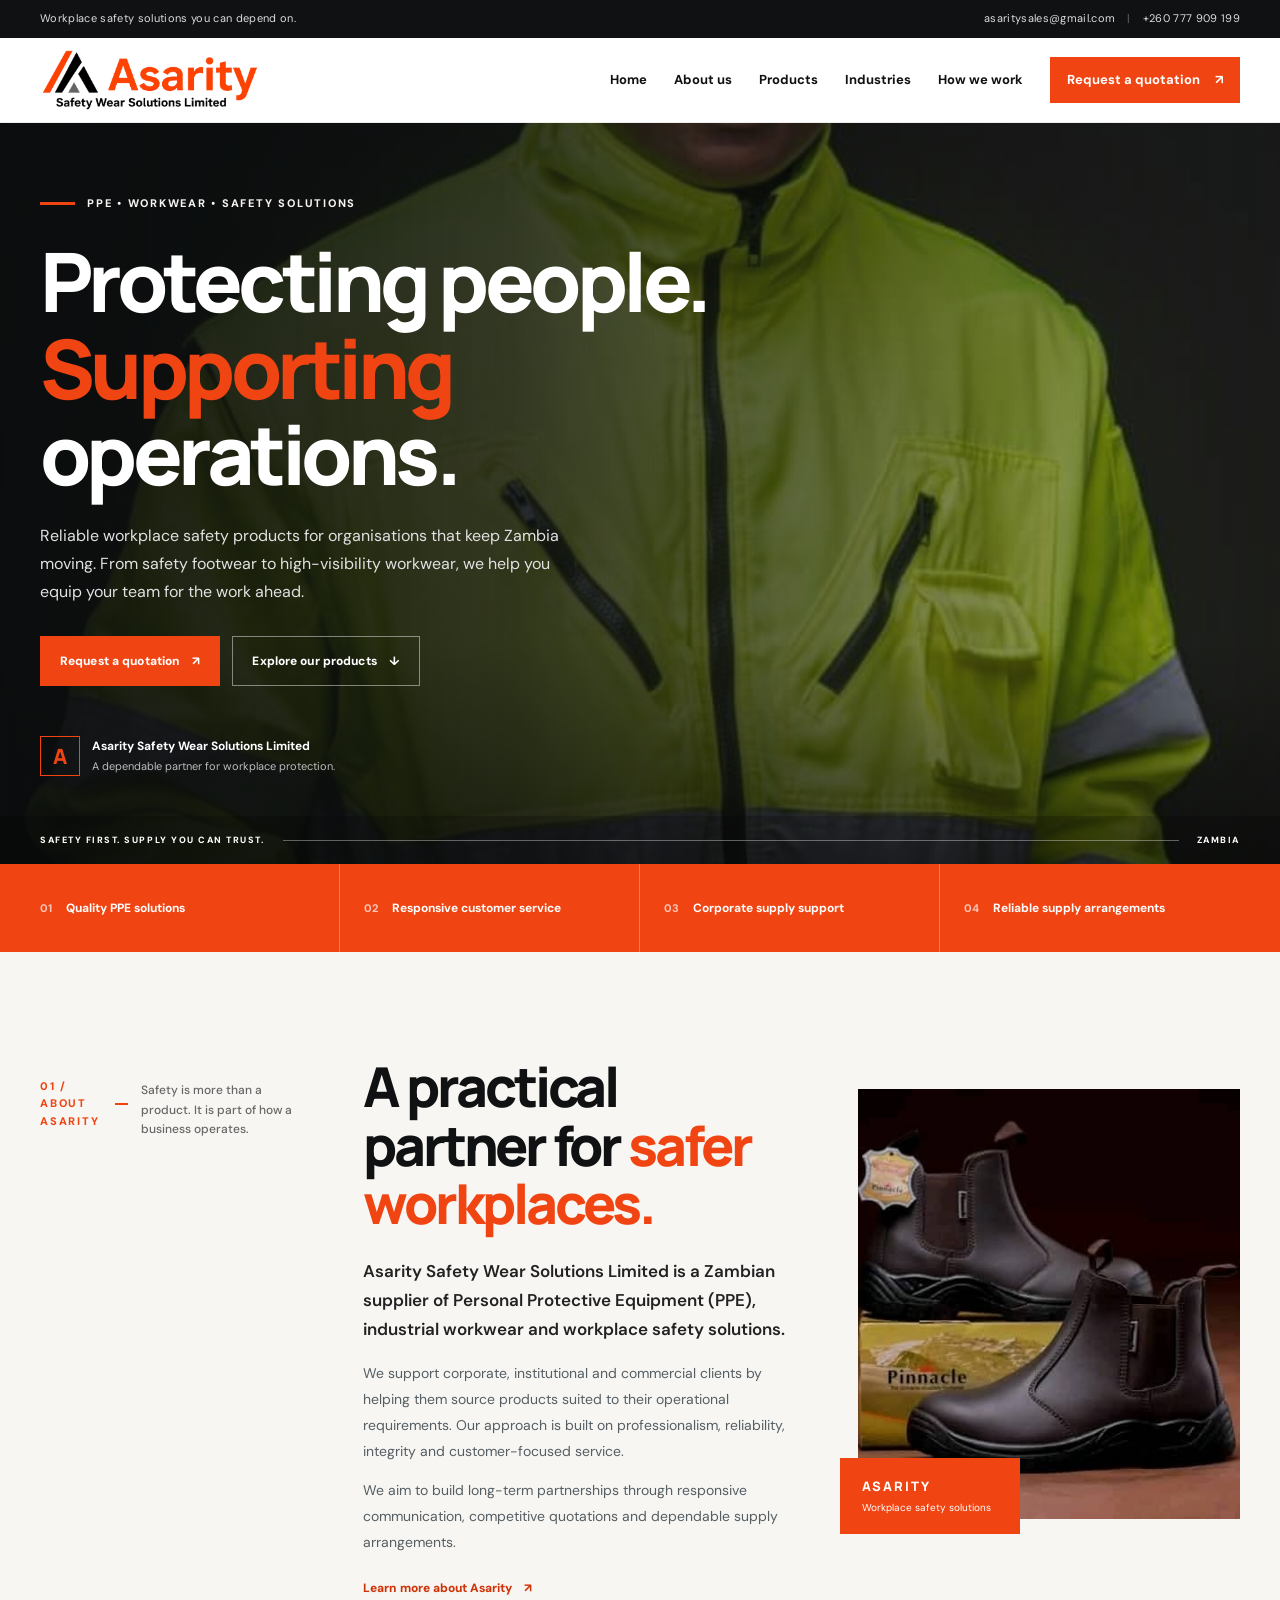
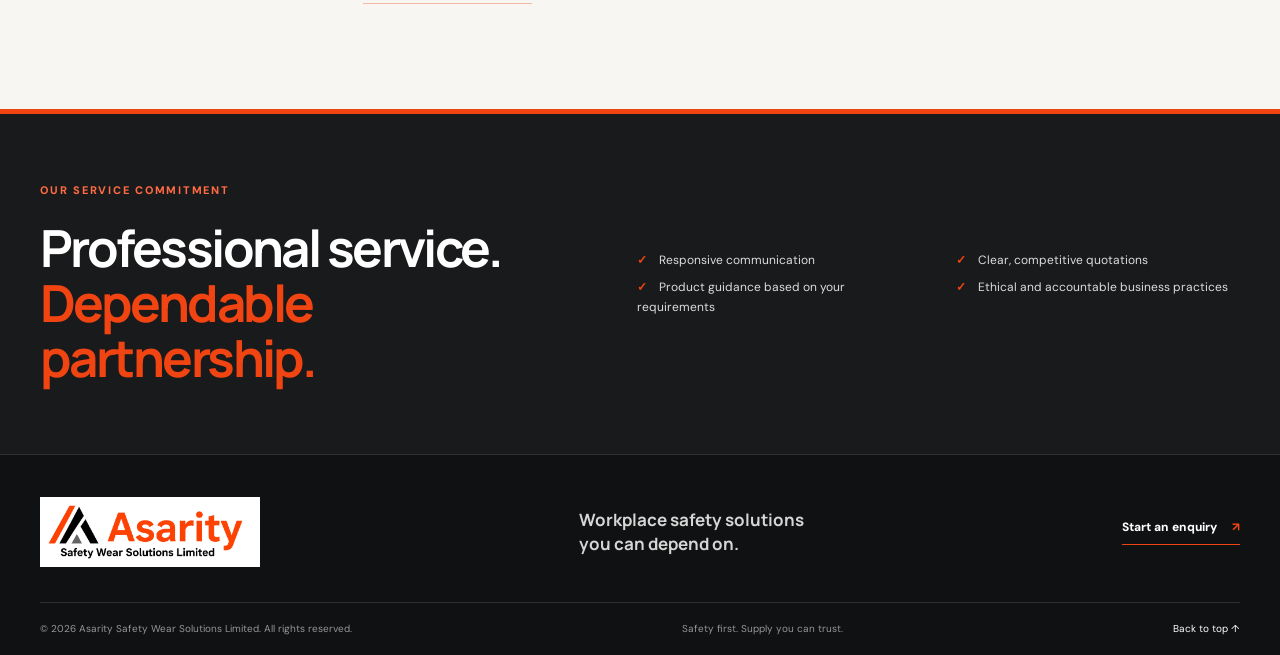
<file: index.html>
<!doctype html>
<html lang="en-ZM">
<head>
  <meta charset="utf-8">
  <meta name="viewport" content="width=device-width, initial-scale=1">
  <title>Home | Asarity Safety Wear Solutions Limited</title>
  <meta name="description" content="Asarity Safety Wear Solutions Limited supplies personal protective equipment, industrial workwear, safety footwear, high-visibility clothing and workplace safety solutions in Zambia.">
  <meta name="keywords" content="PPE supplier Zambia, safety wear Lusaka, industrial workwear Zambia, safety boots, reflective clothing, protective gloves, Asarity Safety Wear Solutions">
  <meta name="theme-color" content="#f04412">
  <meta property="og:title" content="Asarity Safety Wear Solutions Limited">
  <meta property="og:description" content="Workplace safety solutions you can depend on. PPE, industrial workwear and corporate supply in Zambia.">
  <meta property="og:type" content="website">
  <meta property="og:image" content="assets/asarity-photo-lime-jacket.jpg">
  <link rel="icon" type="image/png" href="assets/asarity-logo.png">
  <link rel="stylesheet" href="styles.css">
</head>
<body>
<div class="topline"><div class="container topline-inner"><span>Workplace safety solutions you can depend on.</span><div><a href="mailto:asaritysales@gmail.com">asaritysales@gmail.com</a><span class="top-sep">|</span><a href="tel:+260777909199">+260 777 909 199</a></div></div></div>
  <header class="site-header">
    <div class="container nav-wrap">
      <a class="brand" href="index.html" aria-label="Asarity home"><img src="assets/asarity-logo.png" alt="Asarity Safety Wear Solutions Limited logo"></a>
      <button class="menu-toggle" aria-label="Open navigation menu" aria-expanded="false"><span></span><span></span><span></span></button>
      <nav class="main-nav" aria-label="Main navigation">
        <a href="index.html">Home</a><a href="about.html">About us</a><a href="products.html">Products</a><a href="industries.html">Industries</a><a href="how-we-work.html">How we work</a><a href="contact.html" class="nav-cta">Request a quotation <span>↗</span></a>
      </nav>
    </div>
  </header>
<main id="main"><section class="hero" id="home">
      <div class="hero-photo" role="img" aria-label="Asarity original photograph showing high-visibility protective workwear"></div>
      <div class="hero-shade"></div>
      <div class="container hero-content">
        <div class="eyebrow"><span class="eyebrow-line"></span> PPE • WORKWEAR • SAFETY SOLUTIONS</div>
        <h1>Protecting people.<br><em>Supporting</em> operations.</h1>
        <p class="hero-lede">Reliable workplace safety products for organisations that keep Zambia moving. From safety footwear to high-visibility workwear, we help you equip your team for the work ahead.</p>
        <div class="hero-actions"><a class="btn btn-orange" href="contact.html">Request a quotation <span>↗</span></a><a class="btn btn-ghost" href="products.html">Explore our products <span>↓</span></a></div>
        <div class="hero-note"><span class="note-mark">A</span><span><strong>Asarity Safety Wear Solutions Limited</strong><small>A dependable partner for workplace protection.</small></span></div>
      </div>
      <div class="hero-bottom"><span>SAFETY FIRST. SUPPLY YOU CAN TRUST.</span><span class="hero-bottom-rule"></span><span>ZAMBIA</span></div>
    </section><section class="trust-strip" aria-label="Our service priorities"><div class="container trust-grid"><div><b>01</b><span>Quality PPE solutions</span></div><div><b>02</b><span>Responsive customer service</span></div><div><b>03</b><span>Corporate supply support</span></div><div><b>04</b><span>Reliable supply arrangements</span></div></div></section><section class="section about-section" id="about">
      <div class="container about-grid">
        <div class="section-kicker"><span>01 / ABOUT ASARITY</span><div class="kicker-rule"></div><p>Safety is more than a product. It is part of how a business operates.</p></div>
        <div class="about-copy"><h2>A practical partner for <span>safer workplaces.</span></h2><p class="large-copy">Asarity Safety Wear Solutions Limited is a Zambian supplier of Personal Protective Equipment (PPE), industrial workwear and workplace safety solutions.</p><p>We support corporate, institutional and commercial clients by helping them source products suited to their operational requirements. Our approach is built on professionalism, reliability, integrity and customer-focused service.</p><p>We aim to build long-term partnerships through responsive communication, competitive quotations and dependable supply arrangements.</p><a class="text-link" href="about.html">Learn more about Asarity <span>↗</span></a></div>
        <div class="about-image"><img src="assets/asarity-photo-pinnacle-boots.jpg" alt="Pinnacle safety boots shown in an original Asarity-supplied photograph"><div class="image-label"><span>ASARITY</span><small>Workplace safety solutions</small></div></div>
      </div>
    </section><section class="commitment-band"><div class="container commitment-inner"><div><span class="section-kicker light">OUR SERVICE COMMITMENT</span><h2>Professional service.<br><span>Dependable partnership.</span></h2></div><div class="commitment-points"><p><span>✓</span> Responsive communication</p><p><span>✓</span> Clear, competitive quotations</p><p><span>✓</span> Product guidance based on your requirements</p><p><span>✓</span> Ethical and accountable business practices</p></div></div></section></main>
<footer class="site-footer"><div class="container footer-main"><a href="index.html" class="footer-brand"><img src="assets/asarity-logo.png" alt="Asarity Safety Wear Solutions Limited"></a><p>Workplace safety solutions<br>you can depend on.</p><a href="contact.html" class="footer-cta">Start an enquiry <span>↗</span></a></div><div class="container footer-bottom"><span>© <span id="year"></span> Asarity Safety Wear Solutions Limited. All rights reserved.</span><span>Safety first. Supply you can trust.</span><a href="index.html">Back to top ↑</a></div></footer>
<script src="script.js"></script>
</body>
</html>
</file>
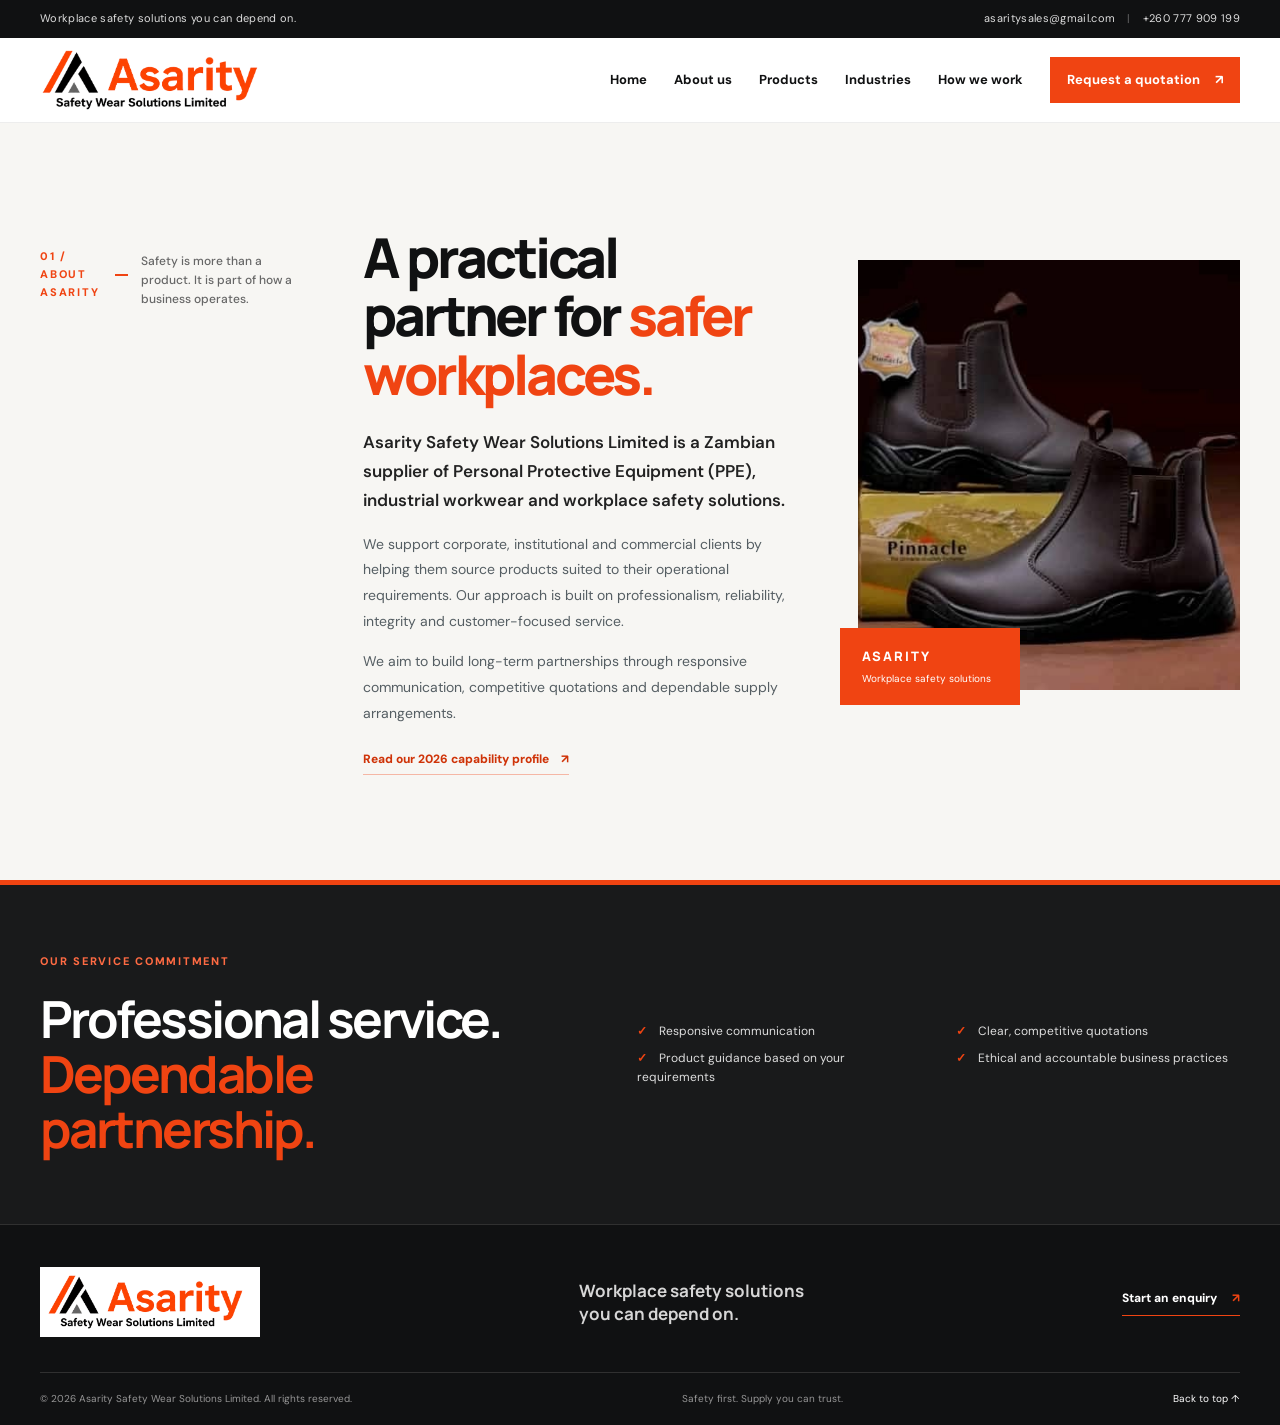
<file: about.html>
<!doctype html>
<html lang="en-ZM">
<head>
  <meta charset="utf-8">
  <meta name="viewport" content="width=device-width, initial-scale=1">
  <title>About Us | Asarity Safety Wear Solutions Limited</title>
  <meta name="description" content="Asarity Safety Wear Solutions Limited supplies personal protective equipment, industrial workwear, safety footwear, high-visibility clothing and workplace safety solutions in Zambia.">
  <meta name="keywords" content="PPE supplier Zambia, safety wear Lusaka, industrial workwear Zambia, safety boots, reflective clothing, protective gloves, Asarity Safety Wear Solutions">
  <meta name="theme-color" content="#f04412">
  <meta property="og:title" content="Asarity Safety Wear Solutions Limited">
  <meta property="og:description" content="Workplace safety solutions you can depend on. PPE, industrial workwear and corporate supply in Zambia.">
  <meta property="og:type" content="website">
  <meta property="og:image" content="assets/asarity-photo-lime-jacket.jpg">
  <link rel="icon" type="image/png" href="assets/asarity-logo.png">
  <link rel="stylesheet" href="styles.css">
</head>
<body>
<div class="topline"><div class="container topline-inner"><span>Workplace safety solutions you can depend on.</span><div><a href="mailto:asaritysales@gmail.com">asaritysales@gmail.com</a><span class="top-sep">|</span><a href="tel:+260777909199">+260 777 909 199</a></div></div></div>
  <header class="site-header">
    <div class="container nav-wrap">
      <a class="brand" href="index.html" aria-label="Asarity home"><img src="assets/asarity-logo.png" alt="Asarity Safety Wear Solutions Limited logo"></a>
      <button class="menu-toggle" aria-label="Open navigation menu" aria-expanded="false"><span></span><span></span><span></span></button>
      <nav class="main-nav" aria-label="Main navigation">
        <a href="index.html">Home</a><a href="about.html">About us</a><a href="products.html">Products</a><a href="industries.html">Industries</a><a href="how-we-work.html">How we work</a><a href="contact.html" class="nav-cta">Request a quotation <span>↗</span></a>
      </nav>
    </div>
  </header>
<main id="main"><section class="section about-section" id="about">
      <div class="container about-grid">
        <div class="section-kicker"><span>01 / ABOUT ASARITY</span><div class="kicker-rule"></div><p>Safety is more than a product. It is part of how a business operates.</p></div>
        <div class="about-copy"><h2>A practical partner for <span>safer workplaces.</span></h2><p class="large-copy">Asarity Safety Wear Solutions Limited is a Zambian supplier of Personal Protective Equipment (PPE), industrial workwear and workplace safety solutions.</p><p>We support corporate, institutional and commercial clients by helping them source products suited to their operational requirements. Our approach is built on professionalism, reliability, integrity and customer-focused service.</p><p>We aim to build long-term partnerships through responsive communication, competitive quotations and dependable supply arrangements.</p><a class="text-link" href="assets/asarity-capability-profile-2026.pdf" target="_blank" rel="noopener">Read our 2026 capability profile <span>↗</span></a></div>
        <div class="about-image"><img src="assets/asarity-photo-pinnacle-boots.jpg" alt="Pinnacle safety boots shown in an original Asarity-supplied photograph"><div class="image-label"><span>ASARITY</span><small>Workplace safety solutions</small></div></div>
      </div>
    </section><section class="commitment-band"><div class="container commitment-inner"><div><span class="section-kicker light">OUR SERVICE COMMITMENT</span><h2>Professional service.<br><span>Dependable partnership.</span></h2></div><div class="commitment-points"><p><span>✓</span> Responsive communication</p><p><span>✓</span> Clear, competitive quotations</p><p><span>✓</span> Product guidance based on your requirements</p><p><span>✓</span> Ethical and accountable business practices</p></div></div></section></main>
<footer class="site-footer"><div class="container footer-main"><a href="index.html" class="footer-brand"><img src="assets/asarity-logo.png" alt="Asarity Safety Wear Solutions Limited"></a><p>Workplace safety solutions<br>you can depend on.</p><a href="contact.html" class="footer-cta">Start an enquiry <span>↗</span></a></div><div class="container footer-bottom"><span>© <span id="year"></span> Asarity Safety Wear Solutions Limited. All rights reserved.</span><span>Safety first. Supply you can trust.</span><a href="index.html">Back to top ↑</a></div></footer>
<script src="script.js"></script>
</body>
</html>
</file>
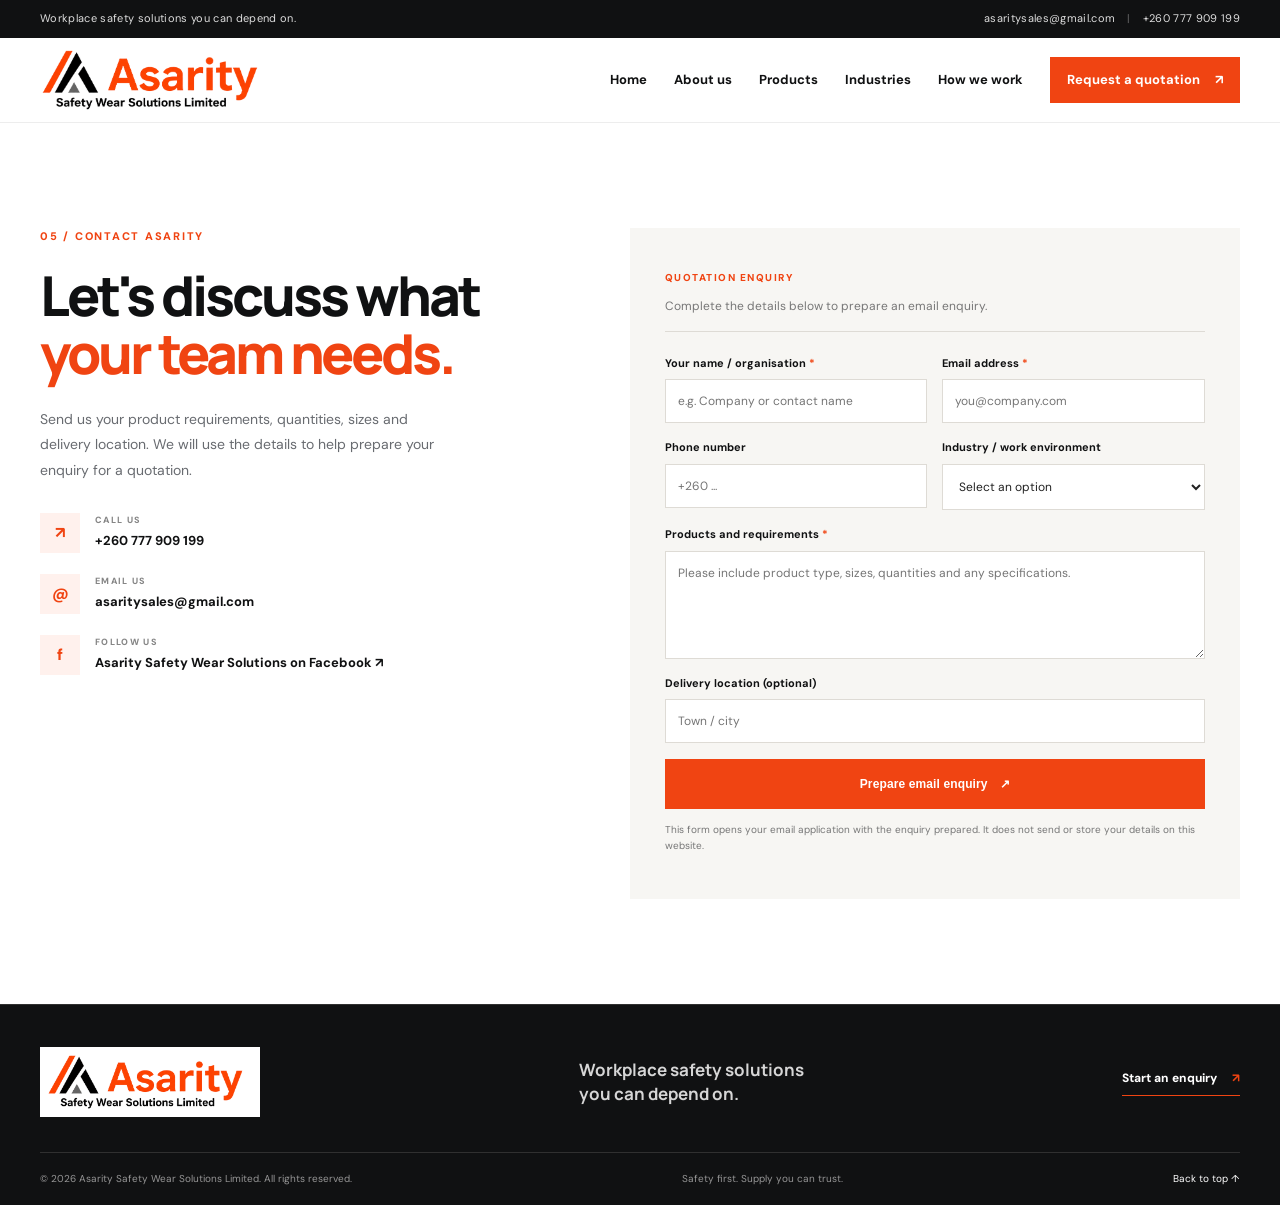
<file: contact.html>
<!doctype html>
<html lang="en-ZM">
<head>
  <meta charset="utf-8">
  <meta name="viewport" content="width=device-width, initial-scale=1">
  <title>Contact & Request a Quote | Asarity Safety Wear Solutions Limited</title>
  <meta name="description" content="Asarity Safety Wear Solutions Limited supplies personal protective equipment, industrial workwear, safety footwear, high-visibility clothing and workplace safety solutions in Zambia.">
  <meta name="keywords" content="PPE supplier Zambia, safety wear Lusaka, industrial workwear Zambia, safety boots, reflective clothing, protective gloves, Asarity Safety Wear Solutions">
  <meta name="theme-color" content="#f04412">
  <meta property="og:title" content="Asarity Safety Wear Solutions Limited">
  <meta property="og:description" content="Workplace safety solutions you can depend on. PPE, industrial workwear and corporate supply in Zambia.">
  <meta property="og:type" content="website">
  <meta property="og:image" content="assets/asarity-photo-lime-jacket.jpg">
  <link rel="icon" type="image/png" href="assets/asarity-logo.png">
  <link rel="stylesheet" href="styles.css">
</head>
<body>
<div class="topline"><div class="container topline-inner"><span>Workplace safety solutions you can depend on.</span><div><a href="mailto:asaritysales@gmail.com">asaritysales@gmail.com</a><span class="top-sep">|</span><a href="tel:+260777909199">+260 777 909 199</a></div></div></div>
  <header class="site-header">
    <div class="container nav-wrap">
      <a class="brand" href="index.html" aria-label="Asarity home"><img src="assets/asarity-logo.png" alt="Asarity Safety Wear Solutions Limited logo"></a>
      <button class="menu-toggle" aria-label="Open navigation menu" aria-expanded="false"><span></span><span></span><span></span></button>
      <nav class="main-nav" aria-label="Main navigation">
        <a href="index.html">Home</a><a href="about.html">About us</a><a href="products.html">Products</a><a href="industries.html">Industries</a><a href="how-we-work.html">How we work</a><a href="contact.html" class="nav-cta">Request a quotation <span>↗</span></a>
      </nav>
    </div>
  </header>
<main id="main"><section class="contact-section section" id="contact"><div class="container contact-grid"><div class="contact-intro"><div class="section-kicker"><span>05 / CONTACT ASARITY</span></div><h2>Let's discuss what<br><span>your team needs.</span></h2><p>Send us your product requirements, quantities, sizes and delivery location. We will use the details to help prepare your enquiry for a quotation.</p><div class="contact-detail"><span class="detail-icon">↗</span><div><small>CALL US</small><a href="tel:+260777909199">+260 777 909 199</a></div></div><div class="contact-detail"><span class="detail-icon">@</span><div><small>EMAIL US</small><a href="mailto:asaritysales@gmail.com">asaritysales@gmail.com</a></div></div><div class="contact-detail"><span class="detail-icon">f</span><div><small>FOLLOW US</small><a href="https://web.facebook.com/AsaritySafetyWearSolutions" target="_blank" rel="noopener">Asarity Safety Wear Solutions on Facebook ↗</a></div></div></div>
      <form class="quote-form" id="quoteForm"><div class="form-head"><span>QUOTATION ENQUIRY</span><p>Complete the details below to prepare an email enquiry.</p></div><div class="form-row"><label for="name">Your name / organisation <span>*</span><input id="name" name="name" required placeholder="e.g. Company or contact name"></label><label for="email">Email address <span>*</span><input id="email" name="email" type="email" required placeholder="you@company.com"></label></div><div class="form-row"><label for="phone">Phone number<input id="phone" name="phone" type="tel" placeholder="+260 ..."></label><label for="industry">Industry / work environment<select id="industry" name="industry"><option value="">Select an option</option><option>Transport & logistics</option><option>Warehouse & distribution</option><option>Construction / industrial</option><option>Agriculture</option><option>Hospitality</option><option>Other</option></select></label></div><label for="products">Products and requirements <span>*</span><textarea id="products" name="products" required rows="5" placeholder="Please include product type, sizes, quantities and any specifications."></textarea></label><label for="delivery">Delivery location (optional)<input id="delivery" name="delivery" placeholder="Town / city"></label><button class="btn btn-orange form-submit" type="submit">Prepare email enquiry <span>↗</span></button><p class="form-note">This form opens your email application with the enquiry prepared. It does not send or store your details on this website.</p><div class="form-status" id="formStatus" role="status" aria-live="polite"></div></form>
    </div></section></main>
<footer class="site-footer"><div class="container footer-main"><a href="index.html" class="footer-brand"><img src="assets/asarity-logo.png" alt="Asarity Safety Wear Solutions Limited"></a><p>Workplace safety solutions<br>you can depend on.</p><a href="contact.html" class="footer-cta">Start an enquiry <span>↗</span></a></div><div class="container footer-bottom"><span>© <span id="year"></span> Asarity Safety Wear Solutions Limited. All rights reserved.</span><span>Safety first. Supply you can trust.</span><a href="index.html">Back to top ↑</a></div></footer>
<script src="script.js"></script>
</body>
</html>
</file>
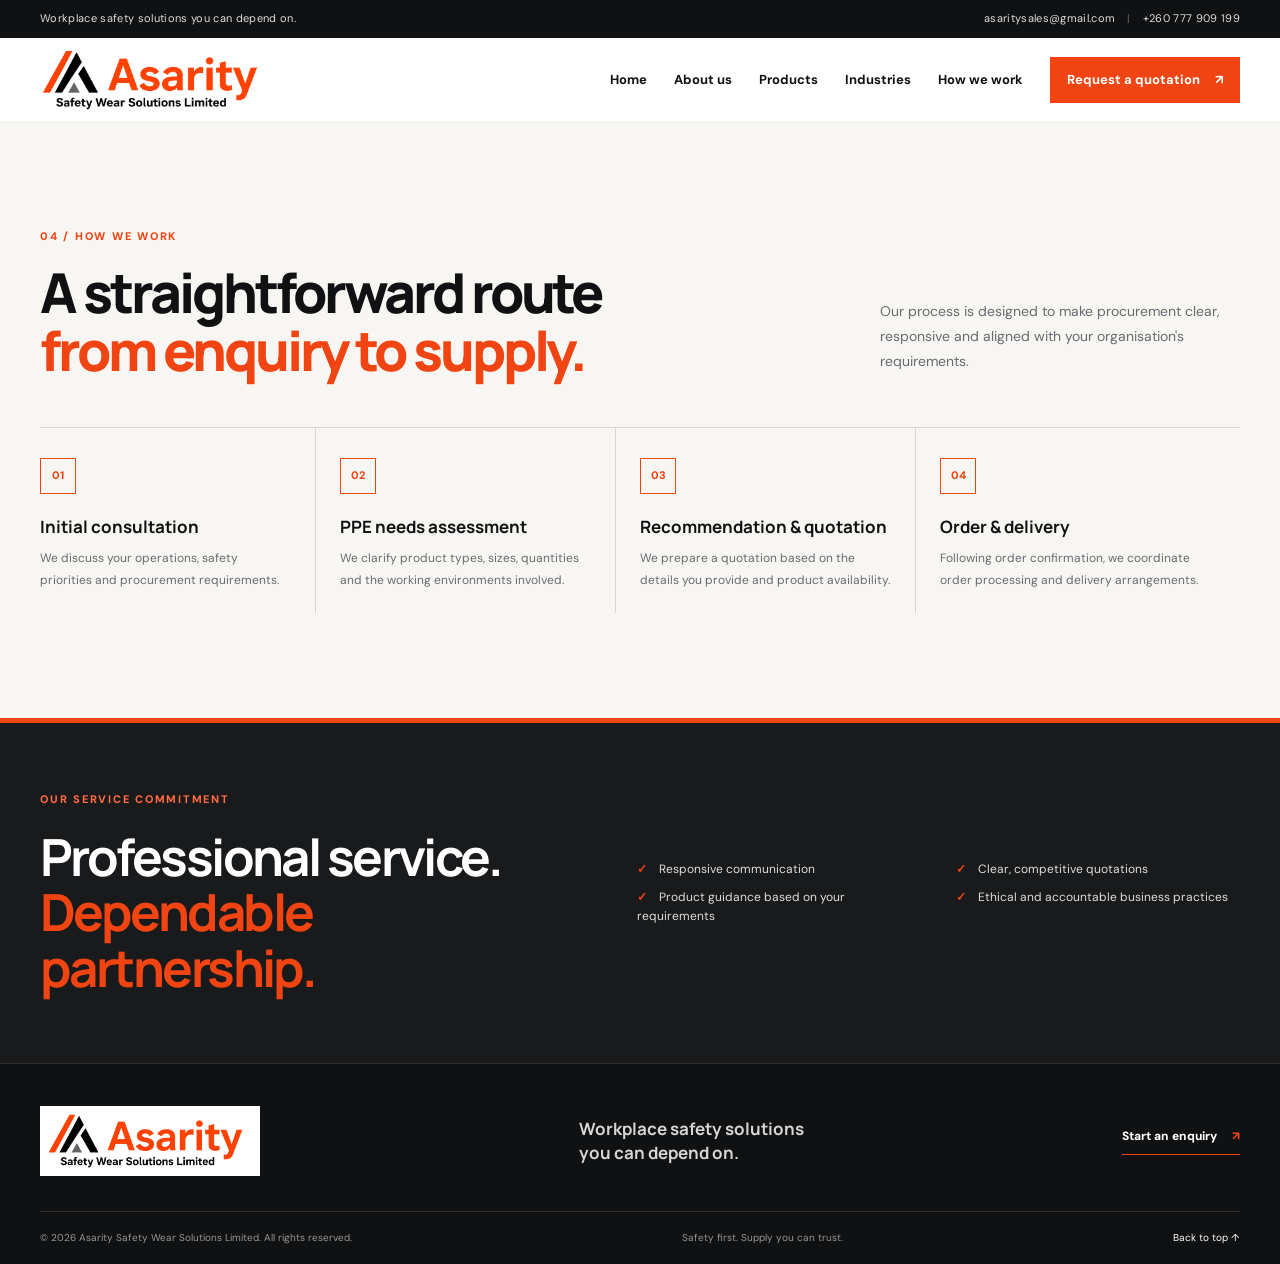
<file: how-we-work.html>
<!doctype html>
<html lang="en-ZM">
<head>
  <meta charset="utf-8">
  <meta name="viewport" content="width=device-width, initial-scale=1">
  <title>How We Work | Asarity Safety Wear Solutions Limited</title>
  <meta name="description" content="Asarity Safety Wear Solutions Limited supplies personal protective equipment, industrial workwear, safety footwear, high-visibility clothing and workplace safety solutions in Zambia.">
  <meta name="keywords" content="PPE supplier Zambia, safety wear Lusaka, industrial workwear Zambia, safety boots, reflective clothing, protective gloves, Asarity Safety Wear Solutions">
  <meta name="theme-color" content="#f04412">
  <meta property="og:title" content="Asarity Safety Wear Solutions Limited">
  <meta property="og:description" content="Workplace safety solutions you can depend on. PPE, industrial workwear and corporate supply in Zambia.">
  <meta property="og:type" content="website">
  <meta property="og:image" content="assets/asarity-photo-lime-jacket.jpg">
  <link rel="icon" type="image/png" href="assets/asarity-logo.png">
  <link rel="stylesheet" href="styles.css">
</head>
<body>
<div class="topline"><div class="container topline-inner"><span>Workplace safety solutions you can depend on.</span><div><a href="mailto:asaritysales@gmail.com">asaritysales@gmail.com</a><span class="top-sep">|</span><a href="tel:+260777909199">+260 777 909 199</a></div></div></div>
  <header class="site-header">
    <div class="container nav-wrap">
      <a class="brand" href="index.html" aria-label="Asarity home"><img src="assets/asarity-logo.png" alt="Asarity Safety Wear Solutions Limited logo"></a>
      <button class="menu-toggle" aria-label="Open navigation menu" aria-expanded="false"><span></span><span></span><span></span></button>
      <nav class="main-nav" aria-label="Main navigation">
        <a href="index.html">Home</a><a href="about.html">About us</a><a href="products.html">Products</a><a href="industries.html">Industries</a><a href="how-we-work.html">How we work</a><a href="contact.html" class="nav-cta">Request a quotation <span>↗</span></a>
      </nav>
    </div>
  </header>
<main id="main"><section class="section process-section" id="process"><div class="container"><div class="section-heading"><div><div class="section-kicker"><span>04 / HOW WE WORK</span></div><h2>A straightforward route<br><span>from enquiry to supply.</span></h2></div><p>Our process is designed to make procurement clear, responsive and aligned with your organisation's requirements.</p></div><div class="process-grid"><article><span class="process-number">01</span><h3>Initial consultation</h3><p>We discuss your operations, safety priorities and procurement requirements.</p></article><article><span class="process-number">02</span><h3>PPE needs assessment</h3><p>We clarify product types, sizes, quantities and the working environments involved.</p></article><article><span class="process-number">03</span><h3>Recommendation & quotation</h3><p>We prepare a quotation based on the details you provide and product availability.</p></article><article><span class="process-number">04</span><h3>Order & delivery</h3><p>Following order confirmation, we coordinate order processing and delivery arrangements.</p></article></div></div></section><section class="commitment-band"><div class="container commitment-inner"><div><span class="section-kicker light">OUR SERVICE COMMITMENT</span><h2>Professional service.<br><span>Dependable partnership.</span></h2></div><div class="commitment-points"><p><span>✓</span> Responsive communication</p><p><span>✓</span> Clear, competitive quotations</p><p><span>✓</span> Product guidance based on your requirements</p><p><span>✓</span> Ethical and accountable business practices</p></div></div></section></main>
<footer class="site-footer"><div class="container footer-main"><a href="index.html" class="footer-brand"><img src="assets/asarity-logo.png" alt="Asarity Safety Wear Solutions Limited"></a><p>Workplace safety solutions<br>you can depend on.</p><a href="contact.html" class="footer-cta">Start an enquiry <span>↗</span></a></div><div class="container footer-bottom"><span>© <span id="year"></span> Asarity Safety Wear Solutions Limited. All rights reserved.</span><span>Safety first. Supply you can trust.</span><a href="index.html">Back to top ↑</a></div></footer>
<script src="script.js"></script>
</body>
</html>
</file>
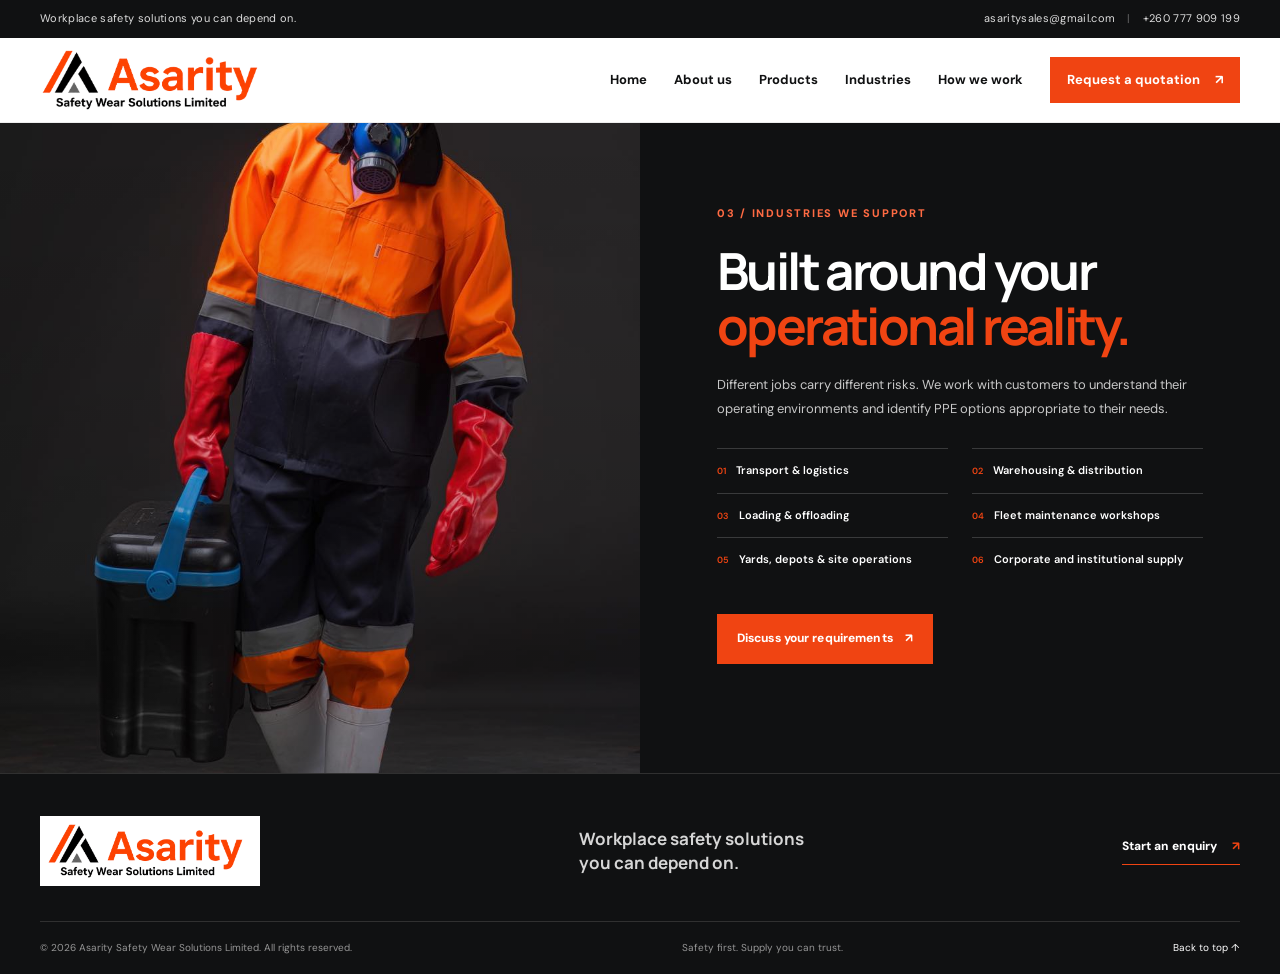
<file: industries.html>
<!doctype html>
<html lang="en-ZM">
<head>
  <meta charset="utf-8">
  <meta name="viewport" content="width=device-width, initial-scale=1">
  <title>Industries We Serve | Asarity Safety Wear Solutions Limited</title>
  <meta name="description" content="Asarity Safety Wear Solutions Limited supplies personal protective equipment, industrial workwear, safety footwear, high-visibility clothing and workplace safety solutions in Zambia.">
  <meta name="keywords" content="PPE supplier Zambia, safety wear Lusaka, industrial workwear Zambia, safety boots, reflective clothing, protective gloves, Asarity Safety Wear Solutions">
  <meta name="theme-color" content="#f04412">
  <meta property="og:title" content="Asarity Safety Wear Solutions Limited">
  <meta property="og:description" content="Workplace safety solutions you can depend on. PPE, industrial workwear and corporate supply in Zambia.">
  <meta property="og:type" content="website">
  <meta property="og:image" content="assets/asarity-photo-lime-jacket.jpg">
  <link rel="icon" type="image/png" href="assets/asarity-logo.png">
  <link rel="stylesheet" href="styles.css">
</head>
<body>
<div class="topline"><div class="container topline-inner"><span>Workplace safety solutions you can depend on.</span><div><a href="mailto:asaritysales@gmail.com">asaritysales@gmail.com</a><span class="top-sep">|</span><a href="tel:+260777909199">+260 777 909 199</a></div></div></div>
  <header class="site-header">
    <div class="container nav-wrap">
      <a class="brand" href="index.html" aria-label="Asarity home"><img src="assets/asarity-logo.png" alt="Asarity Safety Wear Solutions Limited logo"></a>
      <button class="menu-toggle" aria-label="Open navigation menu" aria-expanded="false"><span></span><span></span><span></span></button>
      <nav class="main-nav" aria-label="Main navigation">
        <a href="index.html">Home</a><a href="about.html">About us</a><a href="products.html">Products</a><a href="industries.html">Industries</a><a href="how-we-work.html">How we work</a><a href="contact.html" class="nav-cta">Request a quotation <span>↗</span></a>
      </nav>
    </div>
  </header>
<main id="main"><section class="industry-section" id="industries"><div class="industry-photo"></div><div class="industry-content"><div class="section-kicker light"><span>03 / INDUSTRIES WE SUPPORT</span></div><h2>Built around your<br><span>operational reality.</span></h2><p>Different jobs carry different risks. We work with customers to understand their operating environments and identify PPE options appropriate to their needs.</p><div class="industry-list"><div><span>01</span>Transport & logistics</div><div><span>02</span>Warehousing & distribution</div><div><span>03</span>Loading & offloading</div><div><span>04</span>Fleet maintenance workshops</div><div><span>05</span>Yards, depots & site operations</div><div><span>06</span>Corporate and institutional supply</div></div><a class="btn btn-orange" href="contact.html">Discuss your requirements <span>↗</span></a></div></section></main>
<footer class="site-footer"><div class="container footer-main"><a href="index.html" class="footer-brand"><img src="assets/asarity-logo.png" alt="Asarity Safety Wear Solutions Limited"></a><p>Workplace safety solutions<br>you can depend on.</p><a href="contact.html" class="footer-cta">Start an enquiry <span>↗</span></a></div><div class="container footer-bottom"><span>© <span id="year"></span> Asarity Safety Wear Solutions Limited. All rights reserved.</span><span>Safety first. Supply you can trust.</span><a href="index.html">Back to top ↑</a></div></footer>
<script src="script.js"></script>
</body>
</html>
</file>
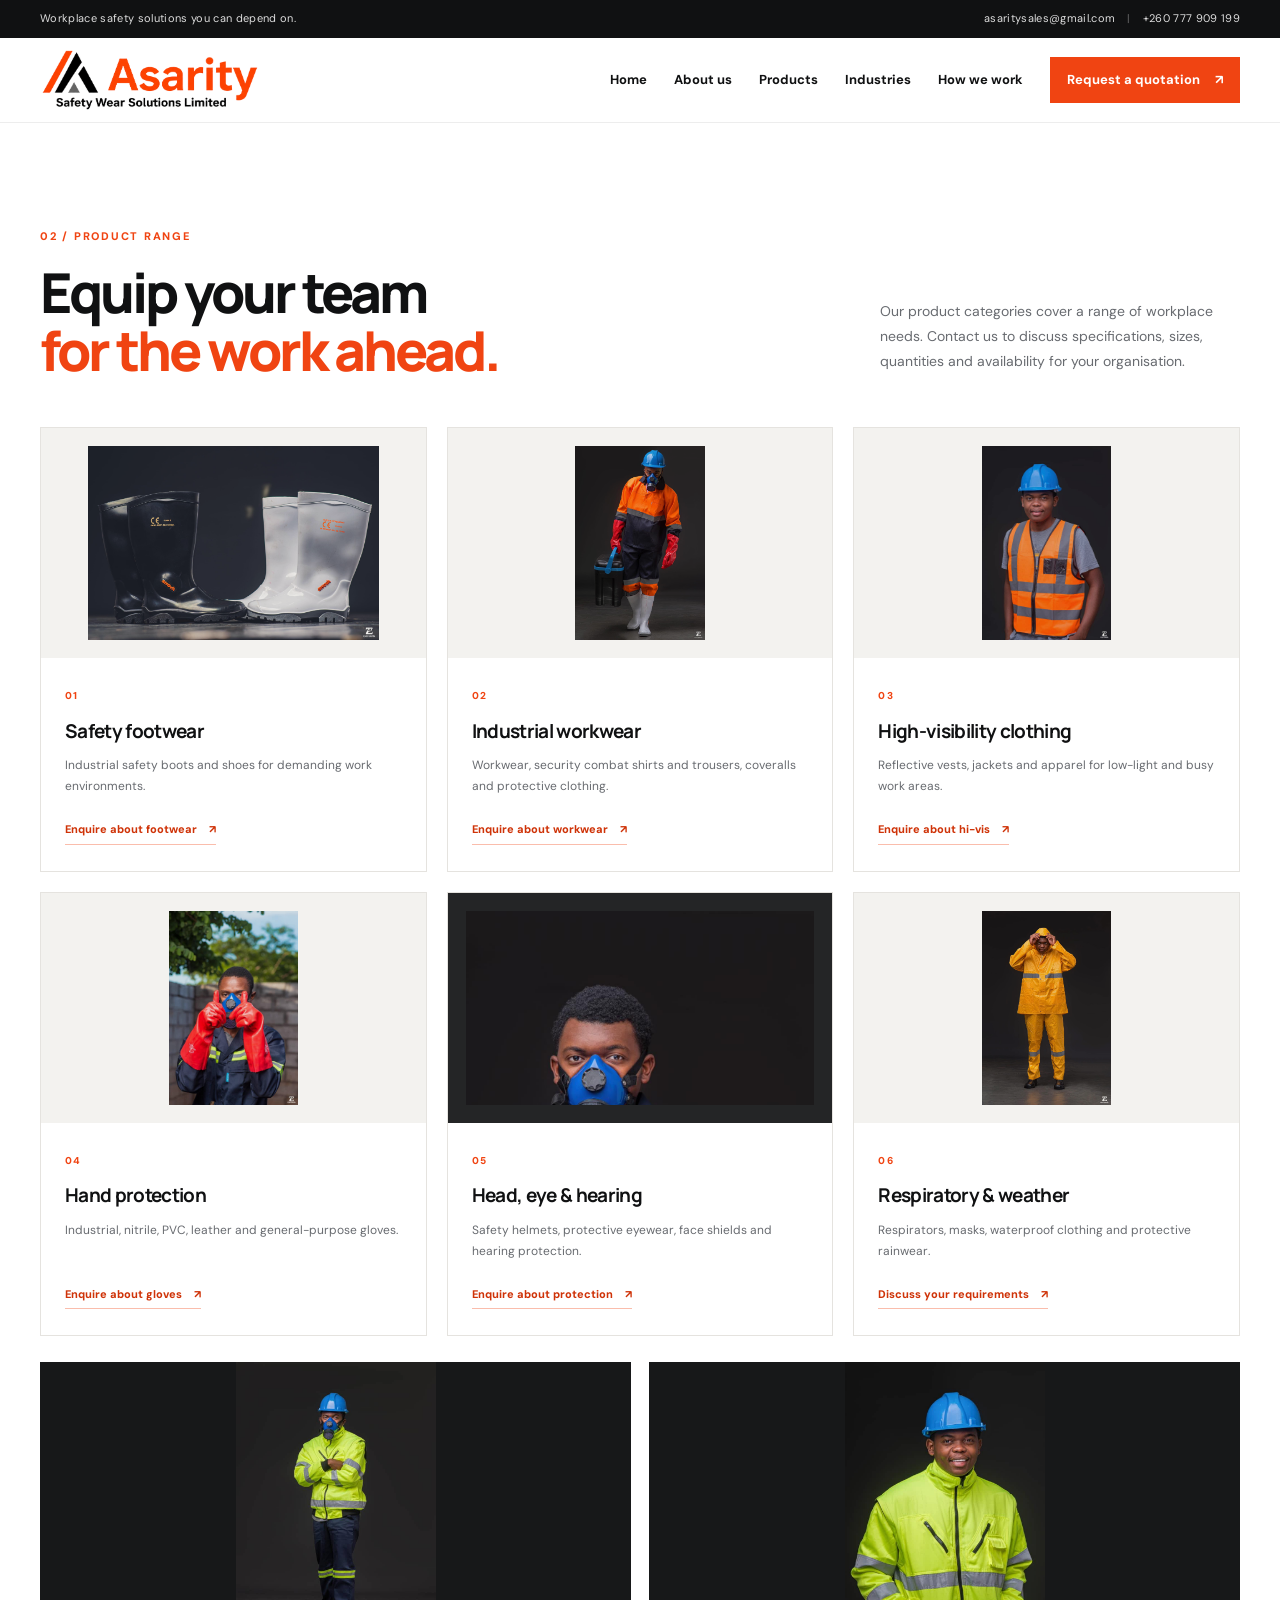
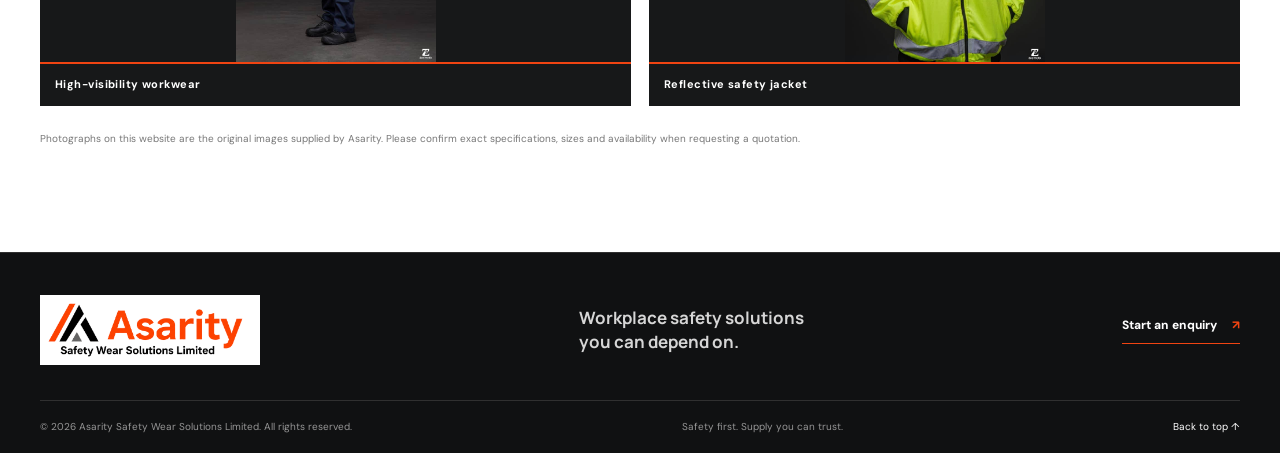
<file: products.html>
<!doctype html>
<html lang="en-ZM">
<head>
  <meta charset="utf-8">
  <meta name="viewport" content="width=device-width, initial-scale=1">
  <title>Products | Asarity Safety Wear Solutions Limited</title>
  <meta name="description" content="Asarity Safety Wear Solutions Limited supplies personal protective equipment, industrial workwear, safety footwear, high-visibility clothing and workplace safety solutions in Zambia.">
  <meta name="keywords" content="PPE supplier Zambia, safety wear Lusaka, industrial workwear Zambia, safety boots, reflective clothing, protective gloves, Asarity Safety Wear Solutions">
  <meta name="theme-color" content="#f04412">
  <meta property="og:title" content="Asarity Safety Wear Solutions Limited">
  <meta property="og:description" content="Workplace safety solutions you can depend on. PPE, industrial workwear and corporate supply in Zambia.">
  <meta property="og:type" content="website">
  <meta property="og:image" content="assets/asarity-photo-lime-jacket.jpg">
  <link rel="icon" type="image/png" href="assets/asarity-logo.png">
  <link rel="stylesheet" href="styles.css">
</head>
<body>
<div class="topline"><div class="container topline-inner"><span>Workplace safety solutions you can depend on.</span><div><a href="mailto:asaritysales@gmail.com">asaritysales@gmail.com</a><span class="top-sep">|</span><a href="tel:+260777909199">+260 777 909 199</a></div></div></div>
  <header class="site-header">
    <div class="container nav-wrap">
      <a class="brand" href="index.html" aria-label="Asarity home"><img src="assets/asarity-logo.png" alt="Asarity Safety Wear Solutions Limited logo"></a>
      <button class="menu-toggle" aria-label="Open navigation menu" aria-expanded="false"><span></span><span></span><span></span></button>
      <nav class="main-nav" aria-label="Main navigation">
        <a href="index.html">Home</a><a href="about.html">About us</a><a href="products.html">Products</a><a href="industries.html">Industries</a><a href="how-we-work.html">How we work</a><a href="contact.html" class="nav-cta">Request a quotation <span>↗</span></a>
      </nav>
    </div>
  </header>
<main id="main"><section class="section products-section" id="products">
      <div class="container">
        <div class="section-heading"><div><div class="section-kicker"><span>02 / PRODUCT RANGE</span></div><h2>Equip your team<br><span>for the work ahead.</span></h2></div><p>Our product categories cover a range of workplace needs. Contact us to discuss specifications, sizes, quantities and availability for your organisation.</p></div>
        <div class="product-grid">
          <article class="product-card product-featured"><div class="product-image"><img src="assets/asarity-photo-rubber-boots.jpg" alt="Protective rubber safety boots shown in the supplied photograph"></div><div class="product-info"><span class="product-no">01</span><h3>Safety footwear</h3><p>Industrial safety boots and shoes for demanding work environments.</p><a href="contact.html" class="text-link">Enquire about footwear <span>↗</span></a></div></article>
          <article class="product-card"><div class="product-image"><img src="assets/asarity-photo-orange-workwear.jpg" alt="Orange and navy protective workwear modelled in an original supplied photograph"></div><div class="product-info"><span class="product-no">02</span><h3>Industrial workwear</h3><p>Workwear, security combat shirts and trousers, coveralls and protective clothing.</p><a href="contact.html" class="text-link">Enquire about workwear <span>↗</span></a></div></article>
          <article class="product-card"><div class="product-image"><img src="assets/asarity-photo-hi-vis-vest.jpg" alt="Orange high-visibility vest with reflective bands"></div><div class="product-info"><span class="product-no">03</span><h3>High-visibility clothing</h3><p>Reflective vests, jackets and apparel for low-light and busy work areas.</p><a href="contact.html" class="text-link">Enquire about hi-vis <span>↗</span></a></div></article>
          <article class="product-card"><div class="product-image"><img src="assets/asarity-photo-respirator-red-gloves.jpg" alt="Red protective gloves and respirator shown in an original supplied photograph"></div><div class="product-info"><span class="product-no">04</span><h3>Hand protection</h3><p>Industrial, nitrile, PVC, leather and general-purpose gloves.</p><a href="contact.html" class="text-link">Enquire about gloves <span>↗</span></a></div></article>
          <article class="product-card"><div class="product-image product-image-dark"><img src="assets/asarity-photo-respirator-hardhat.jpg" alt="Blue safety helmet and respirator shown in an original supplied photograph"></div><div class="product-info"><span class="product-no">05</span><h3>Head, eye & hearing</h3><p>Safety helmets, protective eyewear, face shields and hearing protection.</p><a href="contact.html" class="text-link">Enquire about protection <span>↗</span></a></div></article>
          <article class="product-card"><div class="product-image"><img src="assets/asarity-photo-yellow-rainwear.jpg" alt="Yellow protective rainwear shown in an original supplied photograph"></div><div class="product-info"><span class="product-no">06</span><h3>Respiratory & weather</h3><p>Respirators, masks, waterproof clothing and protective rainwear.</p><a href="contact.html" class="text-link">Discuss your requirements <span>↗</span></a></div></article>
        </div>
        <div class="original-gallery" aria-label="More original Asarity PPE photographs">
          <figure><img src="assets/asarity-photo-lime-reflective-suit.jpg" alt="Original photograph of lime high-visibility protective suit"><figcaption>High-visibility workwear</figcaption></figure>
          <figure><img src="assets/asarity-photo-lime-jacket.jpg" alt="Original photograph of lime reflective safety jacket"><figcaption>Reflective safety jacket</figcaption></figure>
        </div>
        <p class="product-disclaimer">Photographs on this website are the original images supplied by Asarity. Please confirm exact specifications, sizes and availability when requesting a quotation.</p>
      </div>
    </section></main>
<footer class="site-footer"><div class="container footer-main"><a href="index.html" class="footer-brand"><img src="assets/asarity-logo.png" alt="Asarity Safety Wear Solutions Limited"></a><p>Workplace safety solutions<br>you can depend on.</p><a href="contact.html" class="footer-cta">Start an enquiry <span>↗</span></a></div><div class="container footer-bottom"><span>© <span id="year"></span> Asarity Safety Wear Solutions Limited. All rights reserved.</span><span>Safety first. Supply you can trust.</span><a href="index.html">Back to top ↑</a></div></footer>
<script src="script.js"></script>
</body>
</html>
</file>
<file: styles.css>
@import url('https://fonts.googleapis.com/css2?family=DM+Sans:wght@400;500;600;700&family=Manrope:wght@400;500;600;700;800&display=swap');
:root{--orange:#f04412;--orange-dark:#cf3308;--ink:#101112;--charcoal:#202124;--muted:#686b70;--cream:#f7f6f3;--white:#fff;--line:#e5e3df;--max:1200px;--font:'DM Sans',Arial,sans-serif;--display:'Manrope','Arial',sans-serif}*{box-sizing:border-box}html{scroll-behavior:smooth;scroll-padding-top:90px}body{margin:0;font-family:var(--font);color:var(--ink);background:#fff;line-height:1.6}a{color:inherit;text-decoration:none}img{max-width:100%;display:block}.container{width:min(var(--max),calc(100% - 48px));margin-inline:auto}.skip-link{position:absolute;left:-9999px;top:8px;background:#fff;padding:10px;z-index:1000}.skip-link:focus{left:8px}.topline{background:var(--ink);color:#ddd;font-size:11px;letter-spacing:.03em}.topline-inner{min-height:38px;display:flex;align-items:center;justify-content:space-between;gap:16px}.topline a:hover{color:#fff}.top-sep{margin:0 12px;color:#656565}.site-header{position:sticky;top:0;z-index:50;background:rgba(255,255,255,.97);border-bottom:1px solid rgba(0,0,0,.07);backdrop-filter:blur(12px)}.nav-wrap{min-height:84px;display:flex;align-items:center;justify-content:space-between;gap:30px}.brand{display:block;width:220px;flex-shrink:0}.brand img{width:100%;height:65px;object-fit:contain;object-position:left center}.main-nav{display:flex;align-items:center;gap:27px;font-size:13px;font-weight:700}.main-nav>a:not(.nav-cta){padding:10px 0;position:relative}.main-nav>a:not(.nav-cta):after{content:'';position:absolute;left:0;bottom:3px;width:0;height:2px;background:var(--orange);transition:width .2s}.main-nav>a:hover:after{width:100%}.nav-cta{background:var(--orange);color:#fff;padding:13px 17px;transition:background .2s}.nav-cta:hover,.btn-orange:hover{background:var(--orange-dark)}.nav-cta span,.btn span,.text-link span,.footer-cta span{margin-left:12px}.menu-toggle{display:none;background:none;border:0;padding:8px}.menu-toggle span{display:block;width:25px;height:2px;background:#111;margin:5px}.hero{min-height:650px;position:relative;overflow:hidden;background:#17191a;color:#fff;display:flex;align-items:center}.hero-photo,.hero-shade{position:absolute;inset:0}.hero-photo{background-image:url('assets/asarity-photo-lime-jacket.jpg');background-size:cover;background-position:center 56%;transform:scale(1.02)}.hero-shade{background:linear-gradient(90deg,rgba(10,12,13,.93) 0%,rgba(10,12,13,.8) 40%,rgba(10,12,13,.24) 100%),linear-gradient(0deg,rgba(0,0,0,.48),transparent 30%)}.hero-content{position:relative;z-index:1;padding-top:72px;padding-bottom:88px}.eyebrow,.section-kicker{font-size:11px;letter-spacing:.16em;font-weight:800}.eyebrow{display:flex;align-items:center;gap:12px;color:#f6f3f0}.eyebrow-line{height:3px;width:35px;background:var(--orange)}h1,h2,h3,p{margin-top:0}h1,h2{font-family:var(--display);letter-spacing:-.055em;line-height:1.06}h1{font-size:clamp(48px,6.5vw,82px);max-width:760px;margin:25px 0 24px;font-weight:800}h1 em{font-style:normal;color:var(--orange)}.hero-lede{font-size:16px;line-height:1.75;color:#e1e1e1;max-width:530px;margin-bottom:30px}.hero-actions{display:flex;flex-wrap:wrap;gap:12px}.btn{min-height:50px;padding:14px 19px;display:inline-flex;align-items:center;justify-content:center;font-weight:800;font-size:12px;letter-spacing:.01em;border:1px solid transparent;cursor:pointer;transition:background .2s,color .2s,border-color .2s}.btn-orange{background:var(--orange);color:#fff}.btn-ghost{border-color:rgba(255,255,255,.45);color:#fff}.btn-ghost:hover{border-color:#fff;background:rgba(255,255,255,.1)}.hero-note{display:flex;align-items:center;gap:12px;margin-top:50px}.note-mark{height:40px;width:40px;display:grid;place-items:center;border:1px solid var(--orange);color:var(--orange);font-family:var(--display);font-weight:800;font-size:21px}.hero-note strong,.hero-note small{display:block}.hero-note strong{font-size:12px}.hero-note small{color:#bcbcbc;font-size:11px;margin-top:2px}.hero-bottom{position:absolute;bottom:0;left:0;right:0;z-index:2;padding:17px max(24px,calc((100vw - var(--max))/2));display:flex;align-items:center;gap:18px;font-size:9px;letter-spacing:.17em;font-weight:800;background:rgba(0,0,0,.2)}.hero-bottom-rule{height:1px;background:rgba(255,255,255,.35);flex:1}.trust-strip{background:var(--orange);color:#fff}.trust-grid{display:grid;grid-template-columns:repeat(4,1fr)}.trust-grid>div{min-height:88px;display:flex;align-items:center;gap:14px;padding:20px 24px;border-right:1px solid rgba(255,255,255,.3)}.trust-grid>div:first-child{padding-left:0}.trust-grid>div:last-child{border-right:0}.trust-grid b{font-size:11px;opacity:.7}.trust-grid span{font-size:12px;font-weight:700}.section{padding:105px 0}.about-section{background:var(--cream)}.about-grid{display:grid;grid-template-columns:.7fr 1.15fr 1fr;gap:55px;align-items:start}.section-kicker{color:var(--orange);display:flex;align-items:center;gap:13px}.kicker-rule{width:30px;height:2px;background:var(--orange)}.section-kicker p{font-size:12px;letter-spacing:0;line-height:1.6;font-weight:500;color:#666;max-width:190px;margin-top:24px}.about-copy h2,.section-heading h2,.contact-intro h2{font-size:clamp(36px,4.3vw,55px);margin:0 0 25px;font-weight:800}.about-copy h2 span,.section-heading h2 span,.contact-intro h2 span{color:var(--orange)}.about-copy p{font-size:14px;color:#555e63;line-height:1.85}.about-copy .large-copy{font-size:17px;color:#222;font-weight:600;line-height:1.7}.text-link{display:inline-flex;align-items:center;color:var(--orange-dark);font-size:12px;font-weight:800;margin-top:9px;border-bottom:1px solid rgba(240,68,18,.35);padding-bottom:5px}.text-link:hover{border-color:var(--orange)}.about-image{position:relative;margin-top:32px}.about-image img{width:100%;height:430px;object-fit:cover}.image-label{position:absolute;bottom:-15px;left:-18px;background:var(--orange);color:#fff;padding:18px 22px;min-width:180px}.image-label span,.image-label small{display:block}.image-label span{font-family:var(--display);font-weight:800;letter-spacing:.15em;font-size:13px}.image-label small{font-size:10px;margin-top:4px}.products-section{background:#fff}.section-heading{display:flex;justify-content:space-between;align-items:end;gap:50px;margin-bottom:48px}.section-heading h2{margin:17px 0 0}.section-heading>p{max-width:360px;font-size:14px;line-height:1.8;color:var(--muted);margin:0 0 5px}.product-grid{display:grid;grid-template-columns:repeat(3,1fr);gap:20px}.product-card{border:1px solid var(--line);background:#fff;transition:transform .2s,box-shadow .2s;min-width:0}.product-card:hover{transform:translateY(-4px);box-shadow:0 15px 40px rgba(0,0,0,.08)}.product-image{height:230px;background:#f3f2ef;display:flex;align-items:center;justify-content:center;overflow:hidden;padding:18px}.product-image img{height:100%;width:100%;object-fit:contain;mix-blend-mode:multiply}.product-image-dark{background:#242526}.product-image-dark img{mix-blend-mode:normal;object-fit:cover;object-position:top}.product-info{padding:23px 24px 26px;position:relative}.product-no{font-size:10px;letter-spacing:.12em;color:var(--orange);font-weight:800}.product-info h3{font-family:var(--display);font-size:19px;letter-spacing:-.035em;margin:9px 0}.product-info p{color:var(--muted);font-size:12px;line-height:1.75;min-height:43px;margin-bottom:14px}.product-info .text-link{font-size:11px}.product-disclaimer{font-size:10px;color:#777;margin:25px 0 0}.industry-section{display:grid;grid-template-columns:1fr 1fr;min-height:650px;background:var(--ink);color:#fff}.industry-photo{background:url('assets/asarity-photo-orange-workwear.jpg') center/cover no-repeat;min-height:550px;position:relative}.industry-photo:after{content:'';position:absolute;inset:0;background:linear-gradient(0deg,rgba(0,0,0,.25),transparent)}.industry-content{padding:82px clamp(32px,6vw,95px) 80px}.section-kicker.light{color:#ff6b43}.industry-content h2,.commitment-inner h2{font-family:var(--display);font-size:clamp(36px,4vw,52px);letter-spacing:-.05em;line-height:1.08;margin:20px 0}.industry-content h2 span,.commitment-inner h2 span{color:var(--orange)}.industry-content>p{color:#c8c8c8;font-size:13px;line-height:1.8;max-width:490px}.industry-list{display:grid;grid-template-columns:1fr 1fr;gap:0 24px;margin:28px 0 32px}.industry-list div{border-top:1px solid #393a3b;padding:13px 0;font-size:11px;font-weight:600}.industry-list span{font-size:9px;color:var(--orange);margin-right:10px}.process-section{background:var(--cream)}.process-grid{display:grid;grid-template-columns:repeat(4,1fr);border-top:1px solid #d8d6d1}.process-grid article{padding:30px 24px 10px 0;border-right:1px solid #d8d6d1;margin-right:24px}.process-grid article:last-child{border-right:0;margin-right:0}.process-number{display:inline-grid;place-items:center;width:36px;height:36px;border:1px solid var(--orange);color:var(--orange);font-size:11px;font-weight:800}.process-grid h3{font-family:var(--display);font-size:17px;line-height:1.3;margin:22px 0 10px}.process-grid p{font-size:12px;line-height:1.8;color:var(--muted)}.commitment-band{background:#191a1b;color:#fff;padding:68px 0;border-top:5px solid var(--orange)}.commitment-inner{display:flex;justify-content:space-between;gap:50px;align-items:center}.commitment-inner h2{margin-bottom:0}.commitment-points{display:grid;grid-template-columns:1fr 1fr;gap:8px 35px}.commitment-points p{margin:0;font-size:12px;color:#ddd}.commitment-points span{color:var(--orange);font-weight:800;margin-right:9px}.contact-section{background:#fff}.contact-grid{display:grid;grid-template-columns:.9fr 1.1fr;gap:90px}.contact-intro h2{margin-top:20px}.contact-intro>p{font-size:14px;line-height:1.8;color:var(--muted);max-width:420px;margin-bottom:30px}.contact-detail{display:flex;align-items:center;gap:15px;margin:21px 0}.detail-icon{width:40px;height:40px;display:grid;place-items:center;background:#fff1ed;color:var(--orange);font-weight:800}.contact-detail small{display:block;font-size:9px;letter-spacing:.15em;color:#858585;font-weight:800}.contact-detail a{font-size:13px;font-weight:700;display:inline-block;margin-top:3px}.contact-detail a:hover{color:var(--orange)}.quote-form{background:var(--cream);padding:35px}.form-head{border-bottom:1px solid #dedbd5;margin-bottom:23px;padding-bottom:15px}.form-head>span{font-size:10px;letter-spacing:.15em;color:var(--orange);font-weight:800}.form-head p{margin:8px 0 0;font-size:12px;color:#777}.form-row{display:grid;grid-template-columns:1fr 1fr;gap:15px}.quote-form label{display:block;font-size:11px;font-weight:700;margin-bottom:16px}.quote-form label span{color:var(--orange)}.quote-form input,.quote-form select,.quote-form textarea{display:block;width:100%;margin-top:7px;background:#fff;border:1px solid #dedbd5;padding:13px 12px;font:400 12px var(--font);border-radius:0;color:#222;outline:none}.quote-form input:focus,.quote-form select:focus,.quote-form textarea:focus{border-color:var(--orange);box-shadow:0 0 0 2px rgba(240,68,18,.08)}.quote-form textarea{resize:vertical}.form-submit{width:100%;border:0}.form-note{font-size:10px;line-height:1.6;color:#777;margin:13px 0 0}.form-status{font-size:12px;color:#276a35;margin-top:10px}.site-footer{background:#101112;color:#fff;padding:42px 0 0;border-top:1px solid #303030}.footer-main{display:flex;align-items:center;justify-content:space-between;gap:30px;padding-bottom:35px}.footer-brand{width:220px;display:block}.footer-brand img{width:100%;height:70px;object-fit:contain;object-position:left center;background:#fff;padding:6px}.footer-main p{font-family:var(--display);font-weight:700;font-size:17px;line-height:1.4;margin:0;color:#d6d6d6}.footer-cta{color:#fff;font-size:12px;font-weight:800;border-bottom:1px solid var(--orange);padding-bottom:7px}.footer-cta span{color:var(--orange)}.footer-bottom{border-top:1px solid #303030;padding:18px 0;display:flex;align-items:center;justify-content:space-between;gap:20px;color:#969696;font-size:10px}.footer-bottom a{color:#fff}.floating-contact{position:fixed;right:22px;bottom:22px;z-index:40;background:#1e8e4d;color:#fff;display:flex;align-items:center;gap:9px;padding:13px 17px;border-radius:30px;font-size:12px;font-weight:800;box-shadow:0 7px 25px rgba(0,0,0,.2)}.floating-contact span{font-size:18px}.floating-contact:hover{background:#176f3b}
@media(max-width:1000px){.main-nav{gap:16px;font-size:12px}.brand{width:185px}.about-grid{grid-template-columns:.7fr 1.3fr;gap:35px}.about-image{grid-column:2;margin-top:0}.section{padding:80px 0}.trust-grid>div{padding-inline:14px}.trust-grid>div:first-child{padding-left:0}.industry-content{padding:65px 35px}.contact-grid{gap:45px}.commitment-inner{align-items:flex-start;flex-direction:column}.commitment-points{width:100%}}
@media(max-width:760px){.container{width:min(100% - 34px,var(--max))}.topline-inner{padding:9px 0;align-items:flex-start;flex-direction:column;gap:3px}.topline{font-size:10px}.nav-wrap{min-height:72px}.brand{width:175px}.brand img{height:58px}.menu-toggle{display:block}.main-nav{display:none;position:absolute;top:100%;left:0;right:0;background:#fff;border-bottom:1px solid var(--line);padding:16px 22px 22px;align-items:stretch;gap:0;box-shadow:0 15px 25px rgba(0,0,0,.08)}.main-nav.open{display:flex;flex-direction:column}.main-nav>a:not(.nav-cta){padding:12px 0;border-bottom:1px solid #eee}.nav-cta{margin-top:14px;text-align:center}.hero{min-height:650px}.hero-photo{background-position:60% center}.hero-shade{background:linear-gradient(90deg,rgba(10,12,13,.88),rgba(10,12,13,.53)),linear-gradient(0deg,rgba(0,0,0,.5),transparent 60%)}.hero-content{padding-top:60px;padding-bottom:90px}.hero-lede{font-size:14px}.hero-bottom{padding:15px 18px;font-size:8px}.trust-grid{grid-template-columns:1fr 1fr}.trust-grid>div{min-height:65px;padding:13px!important;border-bottom:1px solid rgba(255,255,255,.25)}.trust-grid>div:nth-child(2){border-right:0}.trust-grid>div:nth-child(3),.trust-grid>div:nth-child(4){border-bottom:0}.section{padding:65px 0}.about-grid{grid-template-columns:1fr;gap:22px}.section-kicker p{max-width:100%;margin-top:12px}.about-copy h2,.section-heading h2,.contact-intro h2{font-size:39px}.about-image{grid-column:auto;margin:12px 0 0 12px}.about-image img{height:310px}.section-heading{display:block;margin-bottom:30px}.section-heading>p{margin-top:18px}.product-grid{grid-template-columns:1fr 1fr;gap:12px}.product-image{height:175px;padding:10px}.product-info{padding:17px 14px 20px}.product-info h3{font-size:16px}.product-info p{font-size:11px;min-height:65px}.product-info .text-link{font-size:10px}.industry-section{grid-template-columns:1fr}.industry-photo{min-height:280px}.industry-content{padding:55px 24px}.industry-content h2{font-size:39px}.industry-list{gap:0 14px}.industry-list div{font-size:10px}.process-grid{grid-template-columns:1fr 1fr}.process-grid article{padding:23px 14px 14px 0;margin-right:14px;border-bottom:1px solid #d8d6d1}.process-grid article:nth-child(2){border-right:0;margin-right:0}.process-grid article:nth-child(3),.process-grid article:nth-child(4){border-bottom:0}.commitment-band{padding:50px 0}.commitment-inner h2{font-size:38px}.commitment-points{grid-template-columns:1fr;gap:12px}.contact-grid{grid-template-columns:1fr;gap:35px}.quote-form{padding:23px 18px}.form-row{grid-template-columns:1fr;gap:0}.footer-main{align-items:flex-start;flex-direction:column;gap:18px}.footer-main p{font-size:15px}.footer-bottom{align-items:flex-start;flex-direction:column;gap:9px}.floating-contact{right:12px;bottom:12px;padding:11px 14px}}
@media(max-width:390px){h1{font-size:44px}.product-grid{grid-template-columns:1fr}.product-image{height:220px}.product-info p{min-height:0}.hero-actions .btn{width:100%}.industry-list{grid-template-columns:1fr}}
@media(prefers-reduced-motion:reduce){html{scroll-behavior:auto}*,*:before,*:after{transition:none!important;animation:none!important}}

/* Original photographs supplied directly for the Asarity website */
.original-gallery{display:grid;grid-template-columns:1fr 1fr;gap:18px;margin:26px 0 0}.original-gallery figure{margin:0;background:#171819;min-width:0}.original-gallery img{display:block;width:100%;height:300px;object-fit:contain;background:#171819}.original-gallery figcaption{padding:12px 15px;color:#fff;font-size:11px;font-weight:700;letter-spacing:.04em;border-top:2px solid var(--orange)}@media(max-width:760px){.original-gallery img{height:220px}}@media(max-width:390px){.original-gallery{grid-template-columns:1fr}.original-gallery img{height:280px}}
</file>
